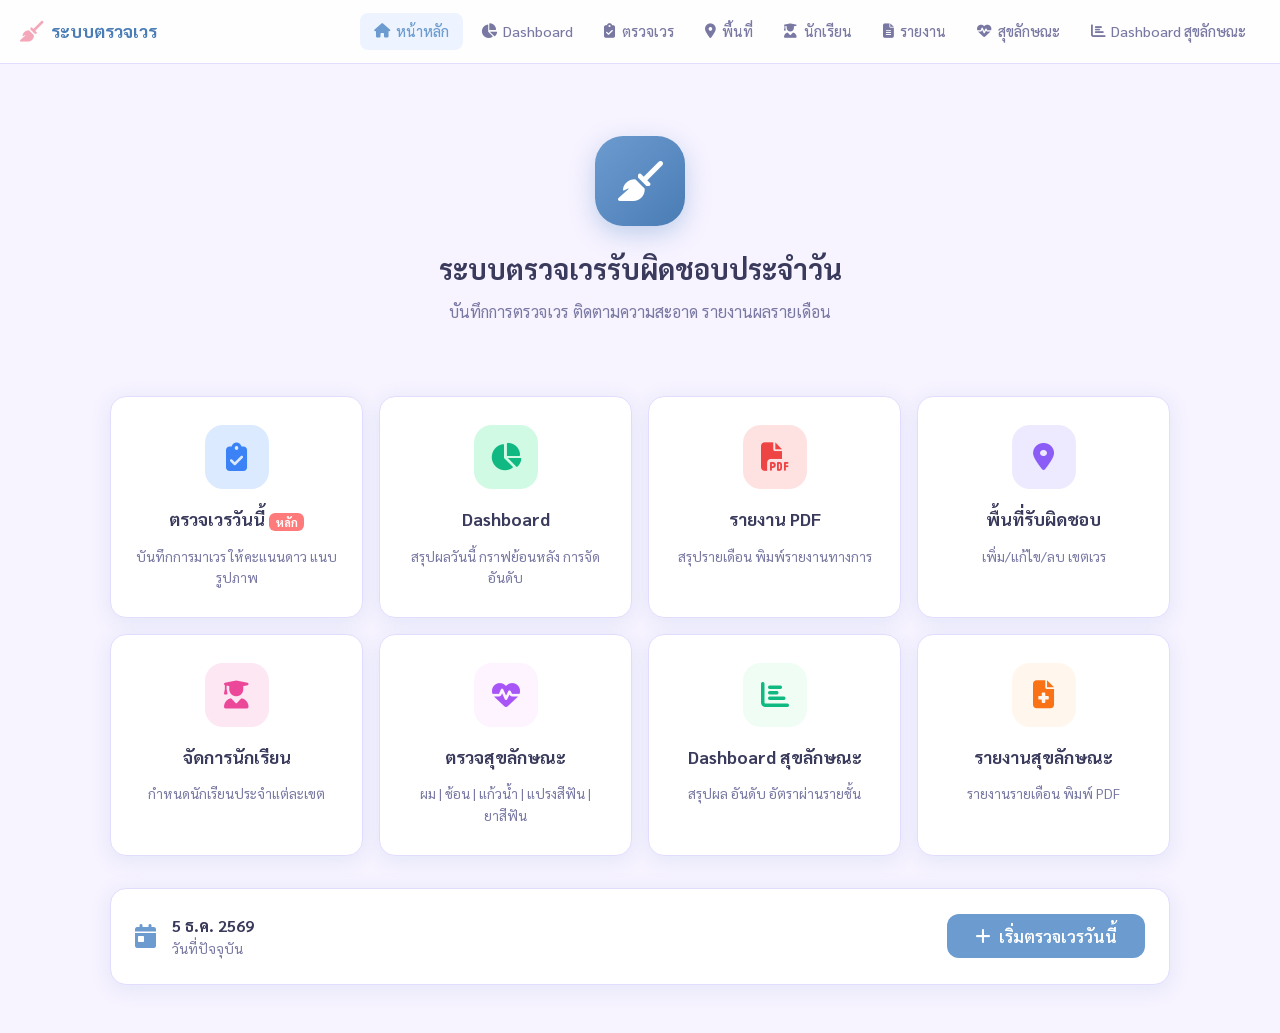
<file: index.html>
<!DOCTYPE html>
<html lang="th">
<head>
<meta charset="UTF-8">
<meta name="viewport" content="width=device-width, initial-scale=1.0">
<title>ระบบตรวจเวรรับผิดชอบ</title>
<link rel="stylesheet" href="assets/css/style.css">
<link rel="stylesheet" href="assets/css/print.css">
<link rel="stylesheet" href="https://cdnjs.cloudflare.com/ajax/libs/font-awesome/6.5.0/css/all.min.css">
<style>
.hero {
  text-align: center; padding: 3rem 1rem 2.5rem;
}
.hero-icon {
  width: 90px; height: 90px; border-radius: 28px;
  background: linear-gradient(135deg, var(--primary), var(--primary-dk));
  display: inline-flex; align-items: center; justify-content: center;
  font-size: 2.5rem; color: #fff; margin-bottom: 1.25rem;
  box-shadow: 0 8px 24px rgba(108,155,207,0.4);
}
.hero h1 { font-size: 1.75rem; font-weight: 700; color: var(--text); }
.hero p  { color: var(--text-lt); margin-top: 0.5rem; font-size: 1rem; }
.menu-grid {
  display: grid;
  grid-template-columns: repeat(auto-fit, minmax(220px, 1fr));
  gap: 1rem; margin-top: 2rem;
}
.menu-card {
  background: var(--card); border-radius: var(--radius);
  box-shadow: var(--shadow); border: 1px solid var(--border);
  padding: 1.75rem 1.5rem; text-align: center;
  text-decoration: none; color: var(--text);
  transition: transform 0.2s, box-shadow 0.2s;
  display: flex; flex-direction: column; align-items: center; gap: 0.75rem;
}
.menu-card:hover { transform: translateY(-5px); box-shadow: var(--shadow-md); }
.menu-card-icon {
  width: 64px; height: 64px; border-radius: 18px;
  display: flex; align-items: center; justify-content: center; font-size: 1.75rem;
  margin-bottom: 0.25rem;
}
.menu-card h3 { font-size: 1.1rem; font-weight: 700; }
.menu-card p  { font-size: 0.85rem; color: var(--text-lt); }
.tag-new {
  background: var(--danger); color: #fff; font-size: 0.7rem;
  padding: 0.1rem 0.4rem; border-radius: 6px; font-weight: 700;
}
</style>
</head>
<body>

<!-- NAVBAR -->
<nav class="navbar">
  <a href="index.html" class="navbar-brand">
    <i class="fas fa-broom"></i> ระบบตรวจเวร
  </a>
  <div class="navbar-spacer"></div>
  <div class="navbar-links">
    <a href="index.html"><i class="fas fa-home"></i> หน้าหลัก</a>
    <a href="dashboard.html"><i class="fas fa-chart-pie"></i> Dashboard</a>
    <a href="check.html"><i class="fas fa-clipboard-check"></i> ตรวจเวร</a>
    <a href="zones.html"><i class="fas fa-map-marker-alt"></i> พื้นที่</a>
    <a href="students.html"><i class="fas fa-user-graduate"></i> นักเรียน</a>
    <a href="report.html"><i class="fas fa-file-alt"></i> รายงาน</a>
    <a href="hygiene.html"><i class="fas fa-heartbeat"></i> สุขลักษณะ</a>
    <a href="hygiene-dashboard.html"><i class="fas fa-chart-bar"></i> Dashboard สุขลักษณะ</a>
  </div>
  <button class="navbar-hamburger no-print" id="hamburger-btn" aria-label="เมนู">
    <span></span><span></span><span></span>
  </button>
</nav>

<!-- MOBILE MENU -->
<div class="mobile-menu" id="mobile-menu">
  <a href="index.html"><i class="fas fa-home"></i> หน้าหลัก</a>
  <a href="dashboard.html"><i class="fas fa-chart-pie"></i> Dashboard</a>
  <a href="check.html"><i class="fas fa-clipboard-check"></i> ตรวจเวรประจำวัน</a>
  <a href="zones.html"><i class="fas fa-map-marker-alt"></i> จัดการพื้นที่เวร</a>
  <a href="students.html"><i class="fas fa-user-graduate"></i> จัดการนักเรียน</a>
  <a href="report.html"><i class="fas fa-file-alt"></i> รายงาน PDF</a>
  <a href="hygiene.html"><i class="fas fa-heartbeat"></i> ตรวจสุขลักษณะ</a>
  <a href="hygiene-dashboard.html"><i class="fas fa-chart-bar"></i> Dashboard สุขลักษณะ</a>
  <a href="hygiene-report.html"><i class="fas fa-file-medical"></i> รายงานสุขลักษณะ</a>
</div>

<div class="page-wrapper">
  <div class="container">
    <div class="hero fade-in">
      <div class="hero-icon"><i class="fas fa-broom"></i></div>
      <h1>ระบบตรวจเวรรับผิดชอบประจำวัน</h1>
      <p>บันทึกการตรวจเวร ติดตามความสะอาด รายงานผลรายเดือน</p>
    </div>

    <div class="menu-grid fade-in">
      <a href="check.html" class="menu-card">
        <div class="menu-card-icon" style="background:#DBEAFE; color:#3B82F6;">
          <i class="fas fa-clipboard-check"></i>
        </div>
        <h3>ตรวจเวรวันนี้ <span class="tag-new">หลัก</span></h3>
        <p>บันทึกการมาเวร ให้คะแนนดาว แนบรูปภาพ</p>
      </a>

      <a href="dashboard.html" class="menu-card">
        <div class="menu-card-icon" style="background:#D1FAE5; color:#10B981;">
          <i class="fas fa-chart-pie"></i>
        </div>
        <h3>Dashboard</h3>
        <p>สรุปผลวันนี้ กราฟย้อนหลัง การจัดอันดับ</p>
      </a>

      <a href="report.html" class="menu-card">
        <div class="menu-card-icon" style="background:#FEE2E2; color:#EF4444;">
          <i class="fas fa-file-pdf"></i>
        </div>
        <h3>รายงาน PDF</h3>
        <p>สรุปรายเดือน พิมพ์รายงานทางการ</p>
      </a>

      <a href="zones.html" class="menu-card">
        <div class="menu-card-icon" style="background:#EDE9FE; color:#8B5CF6;">
          <i class="fas fa-map-marker-alt"></i>
        </div>
        <h3>พื้นที่รับผิดชอบ</h3>
        <p>เพิ่ม/แก้ไข/ลบ เขตเวร</p>
      </a>

      <a href="students.html" class="menu-card">
        <div class="menu-card-icon" style="background:#FCE7F3; color:#EC4899;">
          <i class="fas fa-user-graduate"></i>
        </div>
        <h3>จัดการนักเรียน</h3>
        <p>กำหนดนักเรียนประจำแต่ละเขต</p>
      </a>

      <a href="hygiene.html" class="menu-card">
        <div class="menu-card-icon" style="background:#FDF4FF; color:#A855F7;">
          <i class="fas fa-heartbeat"></i>
        </div>
        <h3>ตรวจสุขลักษณะ</h3>
        <p>ผม | ช้อน | แก้วน้ำ | แปรงสีฟัน | ยาสีฟัน</p>
      </a>

      <a href="hygiene-dashboard.html" class="menu-card">
        <div class="menu-card-icon" style="background:#F0FDF4; color:#10B981;">
          <i class="fas fa-chart-bar"></i>
        </div>
        <h3>Dashboard สุขลักษณะ</h3>
        <p>สรุปผล อันดับ อัตราผ่านรายชั้น</p>
      </a>

      <a href="hygiene-report.html" class="menu-card">
        <div class="menu-card-icon" style="background:#FFF7ED; color:#F97316;">
          <i class="fas fa-file-medical"></i>
        </div>
        <h3>รายงานสุขลักษณะ</h3>
        <p>รายงานรายเดือน พิมพ์ PDF</p>
      </a>
    </div>

    <!-- Quick info bar -->
    <div class="card" style="margin-top:2rem;" id="quick-info">
      <div class="card-body" style="display:flex; align-items:center; gap:1rem; flex-wrap:wrap;">
        <i class="fas fa-calendar-day" style="color:var(--primary); font-size:1.5rem;"></i>
        <div>
          <div style="font-weight:700;" id="today-display">—</div>
          <div style="font-size:0.85rem; color:var(--text-lt);">วันที่ปัจจุบัน</div>
        </div>
        <div style="margin-left:auto;">
          <a href="check.html" class="btn btn-primary btn-lg">
            <i class="fas fa-plus"></i> เริ่มตรวจเวรวันนี้
          </a>
        </div>
      </div>
    </div>
  </div>
</div>

<script src="assets/js/api.js"></script>
<script src="assets/js/ui.js"></script>
<script>
  document.getElementById('today-display').textContent = formatThaiDate(todayISO());
</script>
</body>
</html>
</file>
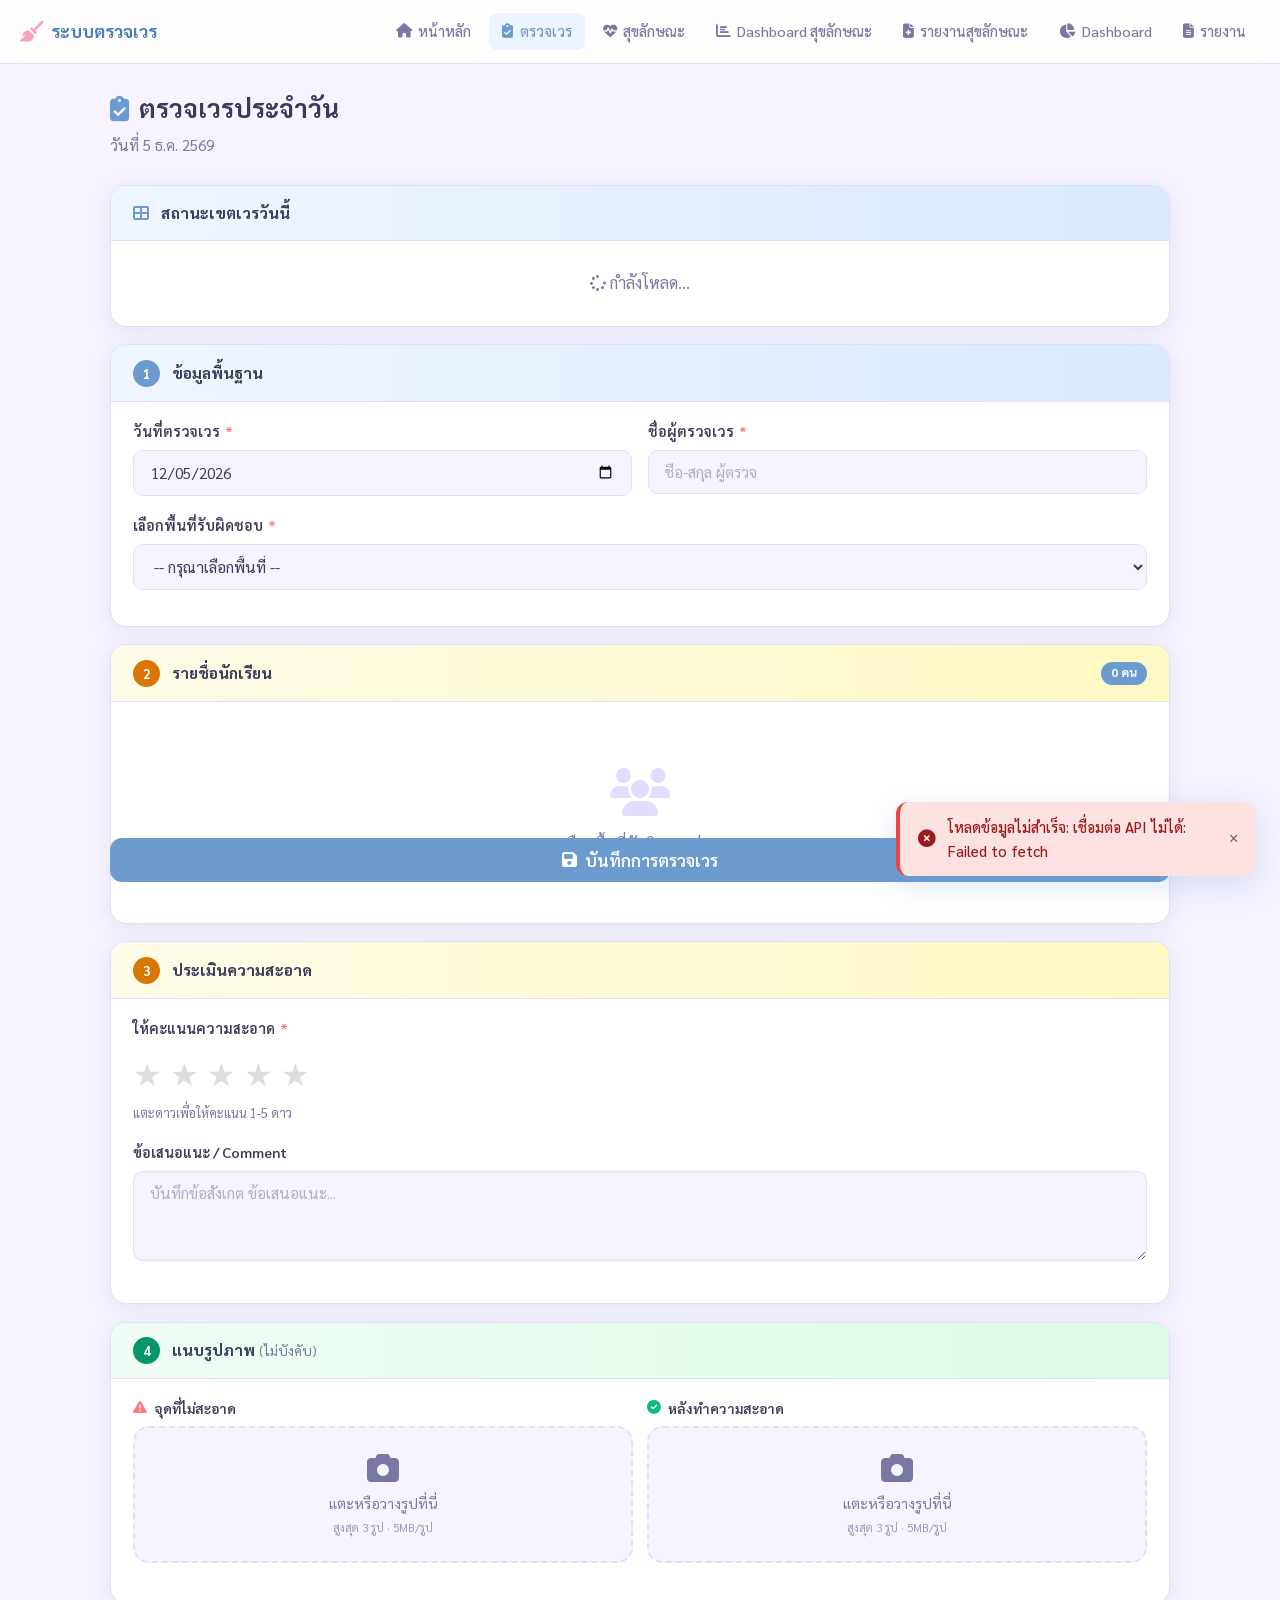
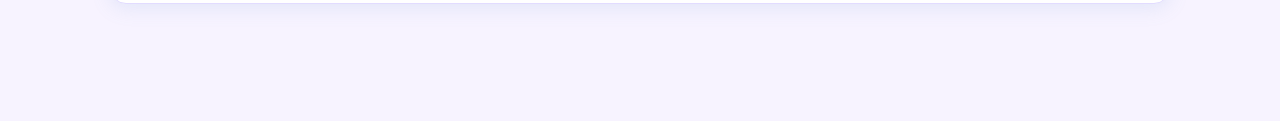
<file: check.html>
<!DOCTYPE html>
<html lang="th">
<head>
<meta charset="UTF-8">
<meta name="viewport" content="width=device-width, initial-scale=1.0">
<title>ตรวจเวรประจำวัน</title>
<link rel="stylesheet" href="assets/css/style.css">
<link rel="stylesheet" href="assets/css/print.css">
<link rel="stylesheet" href="https://cdnjs.cloudflare.com/ajax/libs/font-awesome/6.5.0/css/all.min.css">
<style>
/* ── Zone Status Board ─────────────────────────────────── */
.board-section-label {
  font-size: 0.75rem; font-weight: 700; letter-spacing: 0.07em;
  margin: 0 0 0.5rem; display: flex; align-items: center; gap: 0.4rem;
  color: var(--text-lt);
}
.zone-pill-grid { display: flex; flex-wrap: wrap; gap: 0.45rem; }
.zone-pill {
  display: inline-flex; align-items: center; gap: 0.4rem;
  padding: 0.45rem 0.9rem; border-radius: 99px; font-size: 0.87rem;
  font-weight: 600; cursor: pointer; border: 2px solid transparent;
  transition: all 0.18s; user-select: none; white-space: nowrap;
}
.zone-pill.pending {
  background: #FEF9C3; color: #92400E; border-color: #FCD34D;
}
.zone-pill.pending:hover { background: #FDE68A; transform: scale(1.04); }
.zone-pill.done {
  background: #D1FAE5; color: #065F46; border-color: #6EE7B7;
}
.zone-pill.done:hover { background: #A7F3D0; transform: scale(1.02); }
.zone-pill .pill-star { font-size: 0.78rem; }
.zone-divider {
  border: none; border-top: 1px dashed var(--border);
  margin: 0.85rem 0;
}

/* ── Form Panel ────────────────────────────────────────── */
.check-panel {
  background: var(--card); border-radius: var(--radius);
  box-shadow: var(--shadow); border: 1px solid var(--border);
  overflow: hidden; margin-bottom: 1.1rem;
}
.panel-header {
  padding: 0.9rem 1.4rem; display: flex; align-items: center; gap: 0.7rem;
  border-bottom: 1px solid var(--border);
}
.panel-header.blue   { background: linear-gradient(90deg,#EFF6FF,#DBEAFE); }
.panel-header.yellow { background: linear-gradient(90deg,#FEFCE8,#FEF9C3); }
.panel-header.green  { background: linear-gradient(90deg,#F0FDF4,#DCFCE7); }
.panel-num {
  width: 27px; height: 27px; border-radius: 50%;
  background: var(--primary); color: #fff;
  display: flex; align-items: center; justify-content: center;
  font-weight: 700; font-size: 0.82rem; flex-shrink: 0;
}
.panel-header h3 { font-size: 0.97rem; font-weight: 700; }
.panel-body { padding: 1.1rem 1.4rem; }

/* ── Attendance split sections ─────────────────────────── */
.att-section-label {
  font-size: 0.73rem; font-weight: 700; letter-spacing: 0.06em;
  padding: 0.25rem 0.7rem; border-radius: 6px;
  margin: 0.8rem 0 0.45rem;
  display: flex; align-items: center; gap: 0.4rem;
}
.att-section-label.pending { background: #FEF9C3; color: #92400E; }
.att-section-label.done    { background: #F1F5F9; color: #64748B; }
.att-count-badge {
  background: var(--primary); color: #fff;
  padding: 0.12rem 0.6rem; border-radius: 99px;
  font-size: 0.75rem; font-weight: 700; margin-left: auto;
}

/* ── Upload ────────────────────────────────────────────── */
.upload-grid { display: grid; grid-template-columns: 1fr 1fr; gap: 0.85rem; }
.upload-label {
  display: flex; align-items: center; gap: 0.45rem;
  font-weight: 600; font-size: 0.87rem; margin-bottom: 0.45rem;
}
.upload-label.problem i { color: var(--danger); }
.upload-label.result  i { color: #10B981; }
.upload-progress { margin-top: 0.75rem; display: none; }
.upload-progress.show { display: block; }
.upload-progress-bar {
  height: 8px; background: var(--border); border-radius: 99px; overflow: hidden;
}
.upload-progress-fill {
  height: 100%; background: var(--primary); border-radius: 99px;
  transition: width 0.35s; width: 0%;
}
.upload-progress-label {
  font-size: 0.8rem; color: var(--text-lt); margin-top: 0.3rem; text-align: center;
}
.upload-result-list {
  margin-top: 0.6rem; font-size: 0.82rem;
  display: flex; flex-direction: column; gap: 0.25rem;
}
.upload-result-item {
  display: flex; align-items: center; gap: 0.4rem; padding: 0.25rem 0;
}
.upload-result-item.ok   { color: #065F46; }
.upload-result-item.fail { color: #991B1B; }

/* ── Submit sticky ─────────────────────────────────────── */
#submit-btn {
  position: sticky; bottom: 1.1rem; z-index: 10;
  width: 100%; margin-top: 0.5rem;
}
</style>
</head>
<body>

<!-- NAVBAR -->
<nav class="navbar">
  <a href="index.html" class="navbar-brand"><i class="fas fa-broom"></i> ระบบตรวจเวร</a>
  <div class="navbar-spacer"></div>
  <div class="navbar-links">
    <a href="index.html"><i class="fas fa-home"></i> หน้าหลัก</a>
    <a href="check.html"><i class="fas fa-clipboard-check"></i> ตรวจเวร</a>
    <a href="hygiene.html"><i class="fas fa-heartbeat"></i> สุขลักษณะ</a>
    <a href="hygiene-dashboard.html"><i class="fas fa-chart-bar"></i> Dashboard สุขลักษณะ</a>
    <a href="hygiene-report.html"><i class="fas fa-file-medical"></i> รายงานสุขลักษณะ</a>
    <a href="dashboard.html"><i class="fas fa-chart-pie"></i> Dashboard</a>
    <a href="report.html"><i class="fas fa-file-alt"></i> รายงาน</a>
  </div>
  <button class="navbar-hamburger no-print" id="hamburger-btn"><span></span><span></span><span></span></button>
</nav>
<div class="mobile-menu" id="mobile-menu">
  <a href="index.html"><i class="fas fa-home"></i> หน้าหลัก</a>
  <a href="check.html"><i class="fas fa-clipboard-check"></i> ตรวจเวรความสะอาด</a>
  <a href="hygiene.html"><i class="fas fa-heartbeat"></i> ตรวจสุขลักษณะ</a>
  <a href="hygiene-dashboard.html"><i class="fas fa-chart-bar"></i> Dashboard สุขลักษณะ</a>
  <a href="hygiene-report.html"><i class="fas fa-file-medical"></i> รายงานสุขลักษณะ</a>
  <a href="dashboard.html"><i class="fas fa-chart-pie"></i> Dashboard ตรวจเวร</a>
  <a href="zones.html"><i class="fas fa-map-marker-alt"></i> จัดการพื้นที่เวร</a>
  <a href="students.html"><i class="fas fa-user-graduate"></i> จัดการนักเรียน</a>
  <a href="report.html"><i class="fas fa-file-alt"></i> รายงาน PDF</a>
</div>

<div class="page-wrapper">
<div class="container">

  <!-- PAGE HEADER -->
  <div class="page-header">
    <div class="page-title"><i class="fas fa-clipboard-check"></i> ตรวจเวรประจำวัน</div>
    <div class="page-subtitle" id="today-sub">—</div>
  </div>

  <!-- ══ ZONE STATUS BOARD ═════════════════════════════════════ -->
  <div class="check-panel">
    <div class="panel-header blue">
      <i class="fas fa-th-large" style="color:var(--primary);"></i>
      <h3>สถานะเขตเวรวันนี้</h3>
      <span id="board-summary" style="margin-left:auto; font-size:0.82rem; color:var(--text-lt);"></span>
    </div>
    <div class="panel-body" id="zone-board-body">
      <div style="text-align:center; color:var(--text-lt); padding:0.75rem 0;">
        <i class="fas fa-spinner fa-spin"></i> กำลังโหลด...
      </div>
    </div>
  </div>

  <!-- ══ STEP 1: ข้อมูลพื้นฐาน ═══════════════════════════════ -->
  <div class="check-panel">
    <div class="panel-header blue">
      <div class="panel-num">1</div>
      <h3>ข้อมูลพื้นฐาน</h3>
    </div>
    <div class="panel-body">
      <div class="form-row">
        <div class="form-group">
          <label class="form-label">วันที่ตรวจเวร <span class="req">*</span></label>
          <input type="date" class="form-control" id="check-date">
        </div>
        <div class="form-group">
          <label class="form-label">ชื่อผู้ตรวจเวร <span class="req">*</span></label>
          <input type="text" class="form-control" id="inspector-name" placeholder="ชื่อ-สกุล ผู้ตรวจ">
        </div>
      </div>
      <div class="form-group">
        <label class="form-label">เลือกพื้นที่รับผิดชอบ <span class="req">*</span></label>
        <select class="form-control" id="zone-select">
          <option value="">-- กรุณาเลือกพื้นที่ --</option>
        </select>
      </div>
    </div>
  </div>

  <!-- ══ STEP 2: รายชื่อนักเรียน ════════════════════════════ -->
  <div class="check-panel">
    <div class="panel-header yellow">
      <div class="panel-num" style="background:#D97706;">2</div>
      <h3>รายชื่อนักเรียน</h3>
      <span class="att-count-badge" id="att-count">0 คน</span>
    </div>
    <div class="panel-body" id="student-list-wrap">
      <div class="empty-state">
        <i class="fas fa-users"></i>
        <p>เลือกพื้นที่รับผิดชอบก่อน</p>
      </div>
    </div>
  </div>

  <!-- ══ STEP 3: ประเมินดาว ══════════════════════════════════ -->
  <div class="check-panel">
    <div class="panel-header yellow">
      <div class="panel-num" style="background:#D97706;">3</div>
      <h3>ประเมินความสะอาด</h3>
    </div>
    <div class="panel-body">
      <div class="form-group">
        <label class="form-label">ให้คะแนนความสะอาด <span class="req">*</span></label>
        <div class="star-group" id="star-container"></div>
        <input type="hidden" id="star-value" value="0">
        <div class="form-hint">แตะดาวเพื่อให้คะแนน 1-5 ดาว</div>
      </div>
      <div class="form-group">
        <label class="form-label">ข้อเสนอแนะ / Comment</label>
        <textarea class="form-control" id="check-comment" placeholder="บันทึกข้อสังเกต ข้อเสนอแนะ..."></textarea>
      </div>
    </div>
  </div>

  <!-- ══ STEP 4: รูปภาพ ══════════════════════════════════════ -->
  <div class="check-panel">
    <div class="panel-header green">
      <div class="panel-num" style="background:#059669;">4</div>
      <h3>แนบรูปภาพ <span style="font-weight:400; font-size:0.85rem; color:var(--text-lt);">(ไม่บังคับ)</span></h3>
    </div>
    <div class="panel-body">
      <div class="upload-grid">
        <div>
          <div class="upload-label problem">
            <i class="fas fa-exclamation-triangle"></i> จุดที่ไม่สะอาด
          </div>
          <div class="upload-zone" id="drop-problem">
            <i class="fas fa-camera"></i>
            <p>แตะหรือวางรูปที่นี่<br><small style="opacity:.7;">สูงสุด 3 รูป · 5MB/รูป</small></p>
          </div>
          <div class="photo-preview-grid" id="preview-problem"></div>
          <input type="file" id="input-problem" accept="image/*" multiple style="display:none">
        </div>
        <div>
          <div class="upload-label result">
            <i class="fas fa-check-circle"></i> หลังทำความสะอาด
          </div>
          <div class="upload-zone" id="drop-result">
            <i class="fas fa-camera"></i>
            <p>แตะหรือวางรูปที่นี่<br><small style="opacity:.7;">สูงสุด 3 รูป · 5MB/รูป</small></p>
          </div>
          <div class="photo-preview-grid" id="preview-result"></div>
          <input type="file" id="input-result" accept="image/*" multiple style="display:none">
        </div>
      </div>

      <!-- Progress bar -->
      <div class="upload-progress" id="upload-progress">
        <div class="upload-progress-bar">
          <div class="upload-progress-fill" id="upload-progress-fill"></div>
        </div>
        <div class="upload-progress-label" id="upload-progress-label">กำลังอัปโหลด...</div>
      </div>

      <!-- Upload results -->
      <div class="upload-result-list" id="upload-result-list"></div>
    </div>
  </div>

  <!-- SUBMIT -->
  <button class="btn btn-primary btn-lg" id="submit-btn" onclick="submitCheck()">
    <i class="fas fa-save"></i> บันทึกการตรวจเวร
  </button>

</div>
</div>

<script src="assets/js/api.js"></script>
<script src="assets/js/ui.js"></script>
<script src="assets/js/check.js"></script>
</body>
</html>
</file>
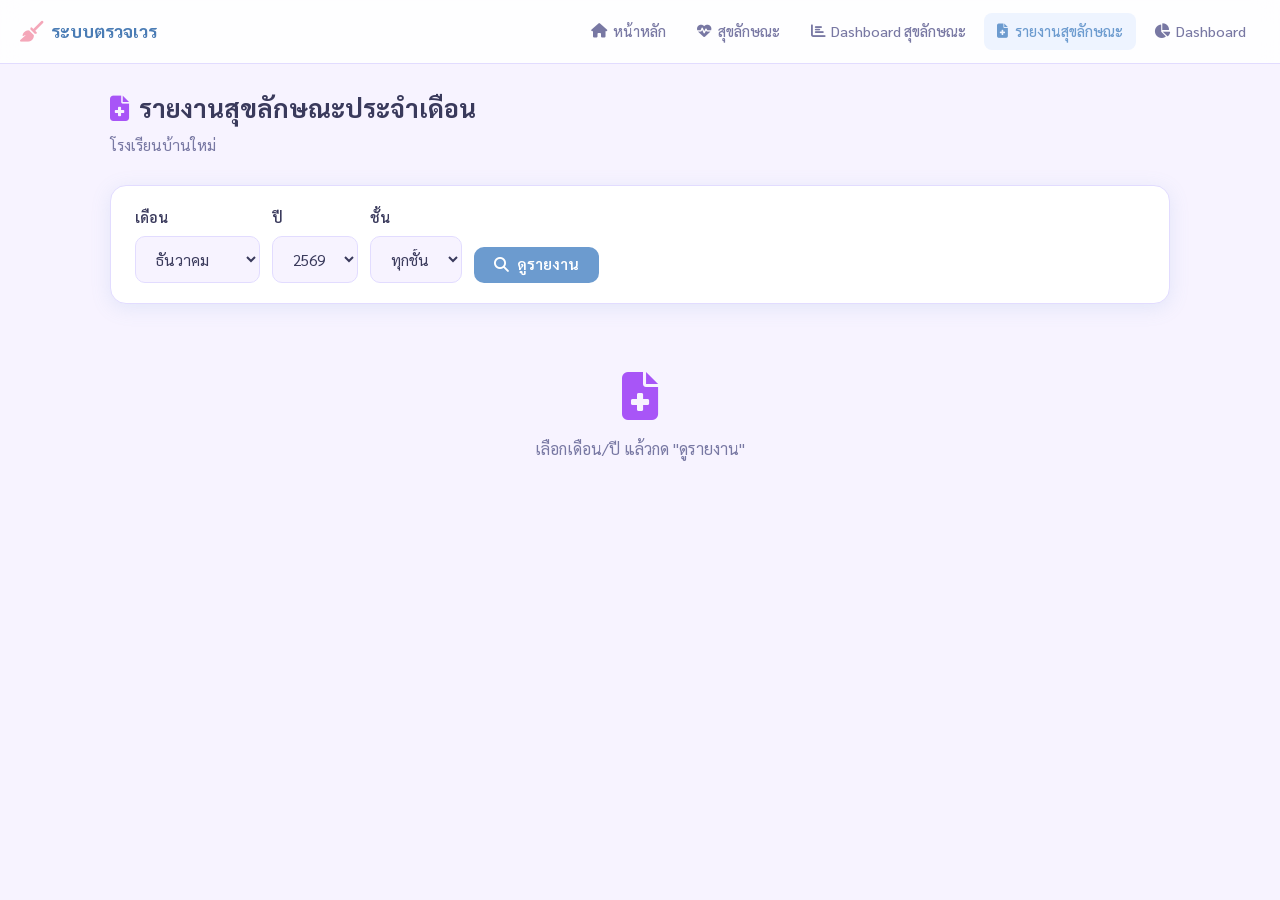
<file: hygiene-report.html>
<!DOCTYPE html>
<html lang="th">
<head>
<meta charset="UTF-8">
<meta name="viewport" content="width=device-width, initial-scale=1.0">
<title>รายงานสุขลักษณะ</title>
<link rel="stylesheet" href="assets/css/style.css">
<link rel="stylesheet" href="assets/css/print.css">
<link rel="stylesheet" href="https://cdnjs.cloudflare.com/ajax/libs/font-awesome/6.5.0/css/all.min.css">
<style>
.pass-cell { text-align:center; font-size:1rem; }
.score-wrap { display:flex; align-items:center; gap:0.4rem; }
.score-num  { font-weight:700; min-width:28px; text-align:right; font-size:0.9rem; }
#print-area { display:none; }
@media print {
  body * { visibility:hidden; }
  #print-area, #print-area * { visibility:visible; }
  #print-area { display:block !important; position:fixed; top:0; left:0; width:100%;
    font-family:'THSarabunNew','Sarabun',sans-serif; font-size:15pt; color:#000; }
  @page { size:A4 portrait; margin:1.5cm 1.5cm 2cm 2cm; }
}
.pr-doc  { font-family:'THSarabunNew','Sarabun',sans-serif; font-size:15pt; color:#000; }
.pr-hdr  { text-align:center; border-bottom:2px solid #000; padding-bottom:0.3cm; margin-bottom:0.45cm; }
.pr-school{ font-size:18pt; font-weight:bold; }
.pr-sys  { font-size:13pt; color:#444; }
.pr-ttl  { font-size:20pt; font-weight:bold; margin:0.1cm 0; }
.pr-sub  { font-size:15pt; }
.pr-tbl  { width:100%; border-collapse:collapse; font-size:13pt; margin-bottom:0.35cm; }
.pr-tbl th{ background:#333; color:#fff; padding:0.13cm 0.2cm; border:1px solid #000; text-align:center; font-size:13pt; }
.pr-tbl td{ padding:0.11cm 0.18cm; border:1px solid #000; }
.pr-tbl tr:nth-child(even) td { background:#f5f5f5; }
.pr-c { text-align:center; }
.pr-sig { display:grid; grid-template-columns:repeat(3,1fr); gap:0.8cm; margin-top:0.9cm; }
.pr-sb  { text-align:center; }
.pr-sl  { border-bottom:1px solid #000; margin:1.1cm 0.4cm 0.15cm; }
.pr-sr  { font-weight:bold; font-size:13pt; }
.pr-sn  { font-size:12pt; color:#333; }
.pr-ft  { text-align:right; font-size:11pt; color:#555; margin-top:0.4cm; }
.pr-box { border:1.5px solid #000; padding:0.25cm 0.4cm; margin-bottom:0.35cm; }
.pr-br  { display:flex; justify-content:space-between; padding:0.07cm 0; border-bottom:1px dotted #ccc; font-size:14pt; }
.pr-br:last-child { border-bottom:none; }
</style>
</head>
<body>

<nav class="navbar">
  <a href="index.html" class="navbar-brand"><i class="fas fa-broom"></i> ระบบตรวจเวร</a>
  <div class="navbar-spacer"></div>
  <div class="navbar-links">
    <a href="index.html"><i class="fas fa-home"></i> หน้าหลัก</a>
    <a href="hygiene.html"><i class="fas fa-heartbeat"></i> สุขลักษณะ</a>
    <a href="hygiene-dashboard.html"><i class="fas fa-chart-bar"></i> Dashboard สุขลักษณะ</a>
    <a href="hygiene-report.html"><i class="fas fa-file-medical"></i> รายงานสุขลักษณะ</a>
    <a href="dashboard.html"><i class="fas fa-chart-pie"></i> Dashboard</a>
  </div>
  <button class="navbar-hamburger no-print" id="hamburger-btn"><span></span><span></span><span></span></button>
</nav>
<div class="mobile-menu" id="mobile-menu">
  <a href="index.html"><i class="fas fa-home"></i> หน้าหลัก</a>
  <a href="hygiene.html"><i class="fas fa-heartbeat"></i> ตรวจสุขลักษณะ</a>
  <a href="hygiene-dashboard.html"><i class="fas fa-chart-bar"></i> Dashboard สุขลักษณะ</a>
  <a href="hygiene-report.html"><i class="fas fa-file-medical"></i> รายงานสุขลักษณะ</a>
  <a href="dashboard.html"><i class="fas fa-chart-pie"></i> Dashboard ตรวจเวร</a>
  <a href="report.html"><i class="fas fa-file-alt"></i> รายงาน PDF</a>
</div>

<div class="page-wrapper">
<div class="container">

  <div class="page-header">
    <div class="page-title"><i class="fas fa-file-medical" style="color:#A855F7;"></i> รายงานสุขลักษณะประจำเดือน</div>
    <div class="page-subtitle">โรงเรียนบ้านใหม่</div>
  </div>

  <!-- FILTER -->
  <div class="card" style="padding:1.25rem 1.5rem; margin-bottom:1.25rem;" class="no-print">
    <div style="display:flex; gap:0.75rem; flex-wrap:wrap; align-items:flex-end;">
      <div class="form-group" style="margin:0; max-width:160px;">
        <label class="form-label">เดือน</label>
        <select class="form-control" id="sel-month"></select>
      </div>
      <div class="form-group" style="margin:0; max-width:120px;">
        <label class="form-label">ปี</label>
        <select class="form-control" id="sel-year"></select>
      </div>
      <div class="form-group" style="margin:0; max-width:140px;">
        <label class="form-label">ชั้น</label>
        <select class="form-control" id="sel-class">
          <option value="all">ทุกชั้น</option>
          <option value="1">ป.1</option><option value="2">ป.2</option>
          <option value="3">ป.3</option><option value="4">ป.4</option>
          <option value="5">ป.5</option><option value="6">ป.6</option>
        </select>
      </div>
      <div style="display:flex; gap:0.5rem; align-self:flex-end;">
        <button class="btn btn-primary" onclick="loadReport()">
          <i class="fas fa-search"></i> ดูรายงาน
        </button>
        <button class="btn btn-danger" id="btn-pdf" onclick="printReport()" style="display:none;">
          <i class="fas fa-file-pdf"></i> PDF
        </button>
      </div>
    </div>
  </div>

  <!-- STATS -->
  <div class="stats-grid" id="rpt-stats" style="display:none; margin-bottom:1.25rem;"></div>

  <!-- TABLE -->
  <div class="card" id="rpt-card" style="display:none;">
    <div class="card-header" style="background:linear-gradient(135deg,#FAF5FF,#EDE9FE);">
      <i class="fas fa-heartbeat" style="color:#A855F7;"></i>
      <h3 id="rpt-title">ผลการตรวจสุขลักษณะ</h3>
    </div>
    <div class="card-body" style="padding:0;">
      <div class="table-wrap">
        <table>
          <thead>
            <tr>
              <th>#</th><th>ชื่อ-สกุล</th><th>ชั้น/ห้อง</th>
              <th style="text-align:center;">🪮 ผม</th>
              <th style="text-align:center;">🥄 ช้อน</th>
              <th style="text-align:center;">🥤 แก้วน้ำ</th>
              <th style="text-align:center;">🪥 แปรง</th>
              <th style="text-align:center;">🪥 ยาสีฟัน</th>
              <th style="text-align:center;">คะแนน</th>
              <th>หมายเหตุ</th>
            </tr>
          </thead>
          <tbody id="rpt-tbody"></tbody>
        </table>
      </div>
    </div>
  </div>

  <div id="rpt-empty" class="empty-state">
    <i class="fas fa-file-medical" style="color:#A855F7;"></i>
    <p>เลือกเดือน/ปี แล้วกด "ดูรายงาน"</p>
  </div>

</div>
</div>

<div id="print-area"></div>

<script src="assets/js/api.js"></script>
<script src="assets/js/ui.js"></script>
<script>
const THAI_M = ['','มกราคม','กุมภาพันธ์','มีนาคม','เมษายน','พฤษภาคม','มิถุนายน',
  'กรกฎาคม','สิงหาคม','กันยายน','ตุลาคม','พฤศจิกายน','ธันวาคม'];

let reportData = null;

document.addEventListener('DOMContentLoaded', () => {
  const now=new Date(), selM=document.getElementById('sel-month'), selY=document.getElementById('sel-year');
  THAI_M.slice(1).forEach((n,i)=>{ const o=document.createElement('option'); o.value=i+1; o.textContent=n;
    if(i+1===now.getMonth()+1) o.selected=true; selM.appendChild(o); });
  for(let y=now.getFullYear();y>=now.getFullYear()-3;y--){ const o=document.createElement('option');
    o.value=y; o.textContent=y+543; if(y===now.getFullYear()) o.selected=true; selY.appendChild(o); }
});

function pc(v){ return v?'<span style="color:#065F46;font-size:1rem;">✅</span>':'<span style="color:#991B1B;font-size:1rem;">❌</span>'; }

async function loadReport() {
  const month=parseInt(document.getElementById('sel-month').value);
  const year=parseInt(document.getElementById('sel-year').value);
  const cls=document.getElementById('sel-class').value;
  Loading.show('กำลังโหลด...');
  try {
    reportData = await HygieneAPI.getReport(month, year);
    if (cls !== 'all') {
      reportData._filtered = reportData.student_summary.filter(r => String(r.class) === cls);
      reportData._class    = cls;
    } else {
      reportData._filtered = reportData.student_summary;
      reportData._class    = 'all';
    }
    renderReport(reportData);
    document.getElementById('btn-pdf').style.display = '';
  } catch(e) { Toast.error('โหลดไม่สำเร็จ: '+e.message); }
  finally { Loading.hide(); }
}

function renderReport(d) {
  const list   = d._filtered;
  const period = `${THAI_M[d.month]} ${d.year+543}`;
  const clsLabel = d._class === 'all' ? 'ทุกชั้น' : `ป.${d._class}`;

  document.getElementById('rpt-empty').style.display = 'none';
  document.getElementById('rpt-stats').style.display = '';
  document.getElementById('rpt-card').style.display  = '';
  document.getElementById('rpt-title').textContent   = `ผลการตรวจสุขลักษณะ — ${period} (${clsLabel})`;

  const checked  = list.filter(r=>r.checked);
  const passAll  = list.filter(r=>r.score===5).length;

  document.getElementById('rpt-stats').innerHTML = `
    <div class="stat-card"><div class="stat-icon blue"><i class="fas fa-users"></i></div>
      <div><div class="stat-value">${list.length}</div><div class="stat-label">นักเรียน${clsLabel}</div></div></div>
    <div class="stat-card"><div class="stat-icon green"><i class="fas fa-clipboard-check"></i></div>
      <div><div class="stat-value">${checked.length}</div><div class="stat-label">ได้รับการตรวจ</div></div></div>
    <div class="stat-card"><div class="stat-icon yellow"><i class="fas fa-star"></i></div>
      <div><div class="stat-value">${passAll}</div><div class="stat-label">ผ่านทุกรายการ</div></div></div>
    <div class="stat-card"><div class="stat-icon purple"><i class="fas fa-calendar-alt"></i></div>
      <div><div class="stat-value">${d.check_dates.length}</div><div class="stat-label">วันที่ตรวจ</div></div></div>`;

  document.getElementById('rpt-tbody').innerHTML = list.map((r,i)=>`
    <tr style="${!r.checked?'opacity:0.45;':''}">
      <td>${i+1}</td>
      <td style="font-weight:700;">${r.fullname}${!r.checked?' <span style="font-size:0.73rem;color:var(--text-lt);">(ยังไม่ตรวจ)</span>':''}</td>
      <td>ป.${r.class}/${r.room}</td>
      <td class="pass-cell">${r.checked?pc(r.haircut):'—'}</td>
      <td class="pass-cell">${r.checked?pc(r.spoon):'—'}</td>
      <td class="pass-cell">${r.checked?pc(r.glass):'—'}</td>
      <td class="pass-cell">${r.checked?pc(r.toothbrush):'—'}</td>
      <td class="pass-cell">${r.checked?pc(r.toothpaste):'—'}</td>
      <td>${r.checked?`<div class="score-wrap">
        <div class="progress-bar" style="flex:1;min-width:45px;">
          <div class="progress-fill ${r.score===5?'green':r.score<3?'red':''}" style="width:${r.score/5*100}%"></div>
        </div>
        <span class="score-num">${r.score}/5</span></div>`:'—'}</td>
      <td style="font-size:0.8rem;color:var(--text-lt);">${r.note||''}</td>
    </tr>`).join('');
}

function printReport() {
  if (!reportData) return;
  const d      = reportData;
  const list   = d._filtered;
  const period = `${THAI_M[d.month]} ${d.year+543}`;
  const clsLabel = d._class==='all'?'ทุกชั้น':`ป.${d._class}`;
  const checked  = list.filter(r=>r.checked);
  const passAll  = list.filter(r=>r.score===5).length;
  const fs       = d.fail_stats;

  const html = `<div class="pr-doc">
    <div class="pr-hdr">
      <div class="pr-school">โรงเรียนบ้านใหม่</div>
      <div class="pr-sys">ระบบตรวจเวรรับผิดชอบประจำวัน</div>
      <div class="pr-ttl">รายงานผลการตรวจสุขลักษณะนักเรียน</div>
      <div class="pr-sub">ประจำเดือน ${period} &nbsp;|&nbsp; ${clsLabel}</div>
    </div>

    <div class="pr-box">
      <div style="font-weight:bold;font-size:15pt;margin-bottom:0.15cm;">สรุปภาพรวม</div>
      <div class="pr-br"><span style="font-weight:bold;">นักเรียนทั้งหมด</span><span>${list.length} คน</span></div>
      <div class="pr-br"><span style="font-weight:bold;">ได้รับการตรวจ</span><span>${checked.length} คน</span></div>
      <div class="pr-br"><span style="font-weight:bold;">ผ่านทุกรายการ (5/5)</span><span>${passAll} คน</span></div>
      <div class="pr-br"><span style="font-weight:bold;">วันที่ตรวจ</span><span>${d.check_dates.map(formatThaiDate).join(', ')||'—'}</span></div>
      <div style="font-size:13pt;color:#555;margin-top:0.15cm;">
        รายการไม่ผ่าน: ผม ${fs.haircut} | ช้อน ${fs.spoon} | แก้วน้ำ ${fs.glass} | แปรงสีฟัน ${fs.toothbrush} | ยาสีฟัน ${fs.toothpaste}
      </div>
    </div>

    <table class="pr-tbl">
      <thead><tr>
        <th style="width:5%;">ที่</th>
        <th style="width:30%;">ชื่อ-สกุล</th>
        <th style="width:10%;">ชั้น/ห้อง</th>
        <th style="width:9%;">🪮 ผม</th>
        <th style="width:9%;">🥄 ช้อน</th>
        <th style="width:9%;">🥤 แก้วน้ำ</th>
        <th style="width:9%;">🪥 แปรง</th>
        <th style="width:9%;">🪥 ยาสีฟัน</th>
        <th style="width:10%;">คะแนน</th>
      </tr></thead>
      <tbody>
        ${list.map((r,i)=>`<tr>
          <td class="pr-c">${i+1}</td>
          <td>${r.fullname}${!r.checked?' (ยังไม่ตรวจ)':''}</td>
          <td class="pr-c">ป.${r.class}/${r.room}</td>
          <td class="pr-c">${!r.checked?'—':r.haircut?'✅':'❌'}</td>
          <td class="pr-c">${!r.checked?'—':r.spoon?'✅':'❌'}</td>
          <td class="pr-c">${!r.checked?'—':r.glass?'✅':'❌'}</td>
          <td class="pr-c">${!r.checked?'—':r.toothbrush?'✅':'❌'}</td>
          <td class="pr-c">${!r.checked?'—':r.toothpaste?'✅':'❌'}</td>
          <td class="pr-c" style="font-weight:bold;">${r.checked?r.score+'/5':'—'}</td>
        </tr>`).join('')}
      </tbody>
    </table>

    <div class="pr-sig">
      <div class="pr-sb"><div class="pr-sl"></div><div class="pr-sr">ผู้ตรวจ</div>
        <div class="pr-sn">(________________)</div><div class="pr-sn">วันที่ .............</div></div>
      <div class="pr-sb"><div class="pr-sl"></div><div class="pr-sr">หัวหน้าฝ่ายปกครอง</div>
        <div class="pr-sn">(________________)</div><div class="pr-sn">วันที่ .............</div></div>
      <div class="pr-sb"><div class="pr-sl"></div><div class="pr-sr">ผู้อำนวยการโรงเรียน</div>
        <div class="pr-sn">(________________)</div><div class="pr-sn">วันที่ .............</div></div>
    </div>
    <div class="pr-ft">พิมพ์เมื่อ ${formatThaiDate(todayISO())}</div>
  </div>`;

  const area = document.getElementById('print-area');
  area.innerHTML = html;
  setTimeout(()=>{ window.print(); setTimeout(()=>{ area.innerHTML=''; },800); },300);
}
</script>
</body>
</html>
</file>
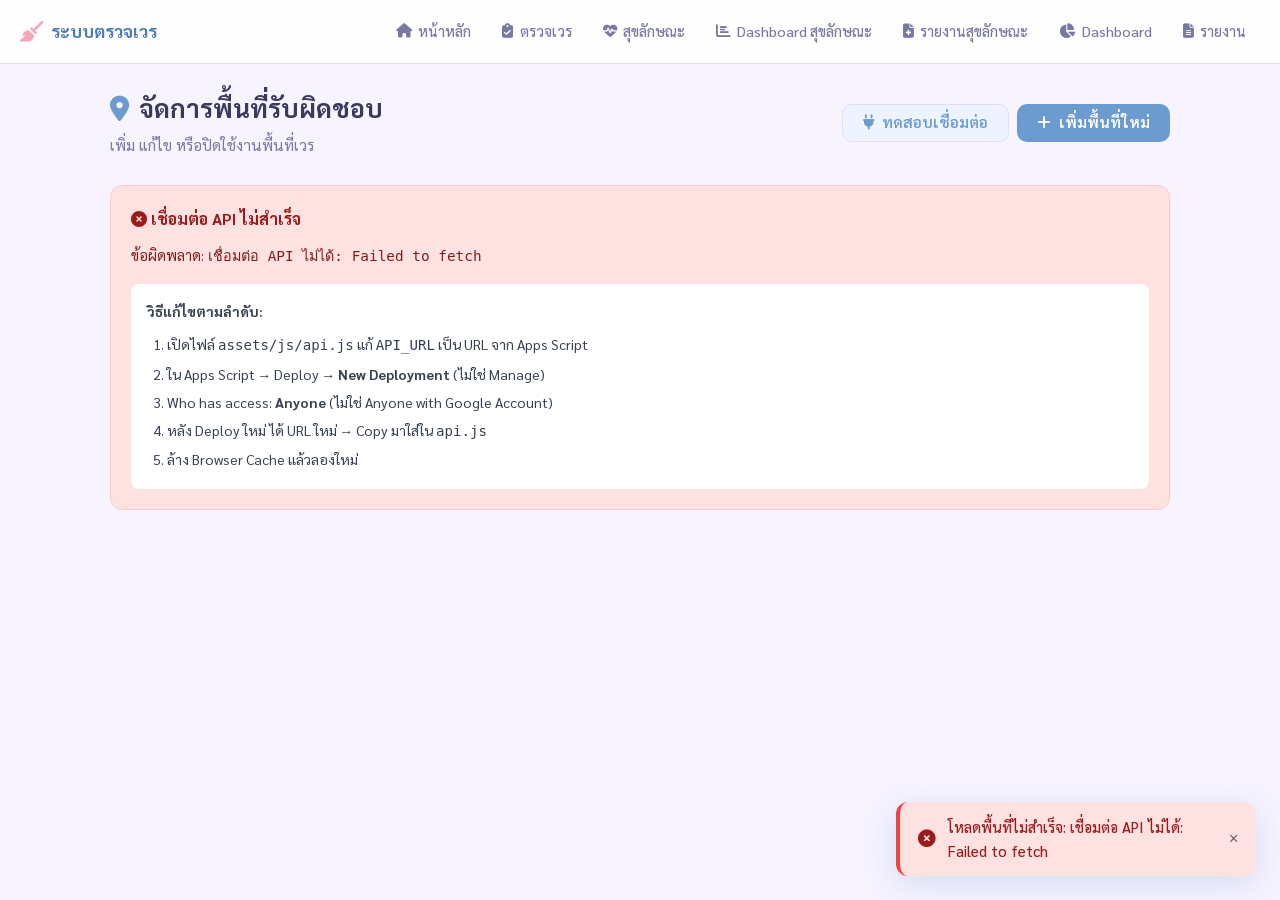
<file: zones.html>
<!DOCTYPE html>
<html lang="th">
<head>
<meta charset="UTF-8">
<meta name="viewport" content="width=device-width, initial-scale=1.0">
<title>จัดการพื้นที่เวร</title>
<link rel="stylesheet" href="assets/css/style.css">
<link rel="stylesheet" href="assets/css/print.css">
<link rel="stylesheet" href="https://cdnjs.cloudflare.com/ajax/libs/font-awesome/6.5.0/css/all.min.css">
<style>
.zones-grid { display: grid; grid-template-columns: repeat(auto-fill, minmax(240px, 1fr)); gap: 1rem; }
</style>
</head>
<body>

<nav class="navbar">
  <a href="index.html" class="navbar-brand"><i class="fas fa-broom"></i> ระบบตรวจเวร</a>
  <div class="navbar-spacer"></div>
  <div class="navbar-links">
    <a href="index.html"><i class="fas fa-home"></i> หน้าหลัก</a>
    <a href="check.html"><i class="fas fa-clipboard-check"></i> ตรวจเวร</a>
    <a href="hygiene.html"><i class="fas fa-heartbeat"></i> สุขลักษณะ</a>
    <a href="hygiene-dashboard.html"><i class="fas fa-chart-bar"></i> Dashboard สุขลักษณะ</a>
    <a href="hygiene-report.html"><i class="fas fa-file-medical"></i> รายงานสุขลักษณะ</a>
    <a href="dashboard.html"><i class="fas fa-chart-pie"></i> Dashboard</a>
    <a href="report.html"><i class="fas fa-file-alt"></i> รายงาน</a>
  </div>
  <button class="navbar-hamburger no-print" id="hamburger-btn"><span></span><span></span><span></span></button>
</nav>
<div class="mobile-menu" id="mobile-menu">
  <a href="index.html"><i class="fas fa-home"></i> หน้าหลัก</a>
  <a href="check.html"><i class="fas fa-clipboard-check"></i> ตรวจเวรความสะอาด</a>
  <a href="hygiene.html"><i class="fas fa-heartbeat"></i> ตรวจสุขลักษณะ</a>
  <a href="hygiene-dashboard.html"><i class="fas fa-chart-bar"></i> Dashboard สุขลักษณะ</a>
  <a href="hygiene-report.html"><i class="fas fa-file-medical"></i> รายงานสุขลักษณะ</a>
  <a href="dashboard.html"><i class="fas fa-chart-pie"></i> Dashboard ตรวจเวร</a>
  <a href="zones.html"><i class="fas fa-map-marker-alt"></i> จัดการพื้นที่เวร</a>
  <a href="students.html"><i class="fas fa-user-graduate"></i> จัดการนักเรียน</a>
  <a href="report.html"><i class="fas fa-file-alt"></i> รายงาน PDF</a>
</div>

<div class="page-wrapper">
<div class="container">

  <div class="page-header" style="display:flex; align-items:center; gap:1rem; flex-wrap:wrap;">
    <div>
      <div class="page-title"><i class="fas fa-map-marker-alt"></i> จัดการพื้นที่รับผิดชอบ</div>
      <div class="page-subtitle">เพิ่ม แก้ไข หรือปิดใช้งานพื้นที่เวร</div>
    </div>
    <div style="margin-left:auto; display:flex; gap:0.5rem; flex-wrap:wrap;">
      <button class="btn btn-secondary" onclick="testConnection()">
        <i class="fas fa-plug"></i> ทดสอบเชื่อมต่อ
      </button>
      <button class="btn btn-primary" onclick="openAddModal()">
        <i class="fas fa-plus"></i> เพิ่มพื้นที่ใหม่
      </button>
    </div>
  </div>

  <!-- API Status Bar -->
  <div id="api-status-bar" style="
      background:#FEF9C3; border:1px solid #FCD34D; border-radius:10px;
      padding:0.75rem 1rem; margin-bottom:1rem; font-size:0.88rem; display:none;">
    <strong><i class="fas fa-exclamation-triangle" style="color:#F59E0B;"></i> ยังไม่ได้ตั้งค่า API URL</strong>
    <div style="margin-top:0.35rem; color:#92400E;">
      กรุณาแก้ไข <code>assets/js/api.js</code> บรรทัดแรก → ใส่ URL จาก Apps Script Web App
    </div>
    <code id="api-url-display" style="display:block; margin-top:0.35rem; color:#374151; word-break:break-all;"></code>
  </div>

  <div class="zones-grid" id="zones-grid">
    <div class="empty-state"><i class="fas fa-spinner fa-spin"></i><p>กำลังโหลด...</p></div>
  </div>

</div>
</div>

<!-- ADD/EDIT MODAL -->
<div class="modal-overlay" id="zone-modal">
  <div class="modal">
    <div class="modal-header">
      <h4 id="modal-title">เพิ่มพื้นที่ใหม่</h4>
      <button class="modal-close" onclick="closeModal('zone-modal')">×</button>
    </div>
    <div class="modal-body">
      <input type="hidden" id="zone-id-input">
      <div class="form-group">
        <label class="form-label">ชื่อพื้นที่ <span class="req">*</span></label>
        <input type="text" class="form-control" id="zone-name-input" placeholder="เช่น หน้าเสาธง, โรงอาหาร">
      </div>
      <div class="form-group">
        <label class="toggle-wrap">
          <input type="checkbox" id="zone-active-input" checked>
          <span class="toggle-slider"></span>
          <span>เปิดใช้งาน (Active)</span>
        </label>
      </div>
    </div>
    <div class="modal-footer">
      <button class="btn btn-secondary" onclick="closeModal('zone-modal')">ยกเลิก</button>
      <button class="btn btn-primary" onclick="saveZone()"><i class="fas fa-save"></i> บันทึก</button>
    </div>
  </div>
</div>

<script src="assets/js/api.js"></script>
<script src="assets/js/ui.js"></script>
<script>
let zonesData = [];

document.addEventListener('DOMContentLoaded', () => {
  // แสดง API URL ให้ตรวจสอบ
  const bar = document.getElementById('api-status-bar');
  const urlEl = document.getElementById('api-url-display');
  if (urlEl) urlEl.textContent = API_URL;
  if (bar && API_URL.includes('YOUR_APPS_SCRIPT')) {
    bar.style.display = 'block';
    document.getElementById('zones-grid').innerHTML = `
      <div class="empty-state">
        <i class="fas fa-exclamation-triangle" style="color:#F59E0B;"></i>
        <p style="color:#92400E;">ยังไม่ได้ตั้งค่า API URL<br>กรุณาแก้ไข <code>assets/js/api.js</code></p>
      </div>`;
    return;
  }
  loadZones();
});

async function testConnection() {
  Toast.info('กำลังทดสอบการเชื่อมต่อ...');
  try {
    const res = await apiGet('ping');
    Toast.success('✅ เชื่อมต่อสำเร็จ! ' + (res.message || ''));
  } catch (e) {
    Toast.error('❌ เชื่อมต่อไม่ได้: ' + e.message);
    showTroubleshoot(e.message);
  }
}

function showTroubleshoot(errMsg) {
  const grid = document.getElementById('zones-grid');
  grid.innerHTML = `
    <div style="grid-column:1/-1;">
      <div style="background:#FEE2E2; border:1px solid #FECACA; border-radius:12px; padding:1.25rem;">
        <h4 style="color:#991B1B; margin-bottom:0.75rem;"><i class="fas fa-times-circle"></i> เชื่อมต่อ API ไม่สำเร็จ</h4>
        <p style="color:#7F1D1D; margin-bottom:1rem; font-size:0.9rem;">ข้อผิดพลาด: <code>${errMsg}</code></p>
        <div style="background:#fff; border-radius:8px; padding:1rem; font-size:0.88rem; color:#374151;">
          <strong>วิธีแก้ไขตามลำดับ:</strong>
          <ol style="margin-top:0.5rem; padding-left:1.25rem; line-height:2;">
            <li>เปิดไฟล์ <code>assets/js/api.js</code> แก้ <code>API_URL</code> เป็น URL จาก Apps Script</li>
            <li>ใน Apps Script → Deploy → <strong>New Deployment</strong> (ไม่ใช่ Manage)</li>
            <li>Who has access: <strong>Anyone</strong> (ไม่ใช่ Anyone with Google Account)</li>
            <li>หลัง Deploy ใหม่ ได้ URL ใหม่ → Copy มาใส่ใน <code>api.js</code></li>
            <li>ล้าง Browser Cache แล้วลองใหม่</li>
          </ol>
        </div>
      </div>
    </div>`;
}

async function loadZones() {
  Loading.show();
  try {
    zonesData = await ZoneAPI.getAll();
    renderZones();
  } catch (e) {
    Loading.hide();
    showTroubleshoot(e.message);
    Toast.error('โหลดพื้นที่ไม่สำเร็จ: ' + e.message);
    return;
  }
  Loading.hide();
}

function renderZones() {
  const grid = document.getElementById('zones-grid');
  if (!zonesData.length) {
    grid.innerHTML = `<div class="empty-state"><i class="fas fa-map-marker-alt"></i><p>ยังไม่มีพื้นที่ กดเพิ่มพื้นที่ใหม่</p></div>`;
    return;
  }
  grid.innerHTML = zonesData.map(z => {
    const active = String(z.active).toUpperCase() === 'TRUE';
    return `
    <div class="zone-card fade-in">
      <div class="zone-id">${z.zone_id}</div>
      <div class="zone-name">${z.zone_name}</div>
      <div class="zone-meta">
        <span class="badge ${active ? 'badge-green' : 'badge-gray'}">
          <i class="fas fa-circle" style="font-size:0.5rem;"></i>
          ${active ? 'ใช้งาน' : 'ปิดใช้งาน'}
        </span>
      </div>
      <div class="zone-card-actions">
        <button class="btn btn-secondary btn-sm" onclick="openEditModal('${z.zone_id}')">
          <i class="fas fa-edit"></i> แก้ไข
        </button>
        <button class="btn btn-danger btn-sm" onclick="deleteZone('${z.zone_id}')">
          <i class="fas fa-trash"></i>
        </button>
      </div>
    </div>`;
  }).join('');
}

function openAddModal() {
  document.getElementById('modal-title').textContent = 'เพิ่มพื้นที่ใหม่';
  document.getElementById('zone-id-input').value     = '';
  document.getElementById('zone-name-input').value   = '';
  document.getElementById('zone-active-input').checked = true;
  openModal('zone-modal');
}

function openEditModal(zoneId) {
  const z = zonesData.find(z => z.zone_id === zoneId);
  if (!z) return;
  document.getElementById('modal-title').textContent  = 'แก้ไขพื้นที่';
  document.getElementById('zone-id-input').value      = z.zone_id;
  document.getElementById('zone-name-input').value    = z.zone_name;
  document.getElementById('zone-active-input').checked = String(z.active).toUpperCase() === 'TRUE';
  openModal('zone-modal');
}

async function saveZone() {
  const name   = document.getElementById('zone-name-input').value.trim();
  const active = document.getElementById('zone-active-input').checked;
  const id     = document.getElementById('zone-id-input').value;
  if (!name) return Toast.warning('กรุณากรอกชื่อพื้นที่');

  Loading.show('กำลังบันทึก...');
  try {
    await ZoneAPI.save({ zone_id: id || undefined, zone_name: name, active });
    Cache.clear('zones');
    Toast.success(id ? 'แก้ไขพื้นที่สำเร็จ' : 'เพิ่มพื้นที่สำเร็จ');
    closeModal('zone-modal');
    await loadZones();
  } catch (e) {
    Toast.error('บันทึกไม่สำเร็จ: ' + e.message);
  } finally { Loading.hide(); }
}

async function deleteZone(zoneId) {
  if (!confirmAction('ต้องการปิดใช้งานพื้นที่นี้?')) return;
  Loading.show();
  try {
    await ZoneAPI.delete(zoneId);
    Cache.clear('zones');
    Toast.success('ปิดใช้งานพื้นที่แล้ว');
    await loadZones();
  } catch (e) {
    Toast.error('ไม่สำเร็จ: ' + e.message);
  } finally { Loading.hide(); }
}
</script>
</body>
</html>
</file>
<file: assets/css/style.css>
/* ============================================================
   ระบบตรวจเวร - Main Stylesheet
   Design: Soft Pastel + Clean Educational
   ============================================================ */

/* ─── FONT IMPORT ─────────────────────────────────────────── */
@import url('https://fonts.googleapis.com/css2?family=Sarabun:wght@300;400;500;600;700&display=swap');

@font-face {
  font-family: 'THSarabunNew';
  src: url('../fonts/THSarabunNew.ttf') format('truetype');
  font-weight: normal;
}
@font-face {
  font-family: 'THSarabunNew';
  src: url('../fonts/THSarabunNewBold.ttf') format('truetype');
  font-weight: bold;
}

/* ─── CSS VARIABLES ───────────────────────────────────────── */
:root {
  --primary:    #6C9BCF;
  --primary-dk: #4A7CB5;
  --secondary:  #F4A7B9;
  --accent:     #98D8AA;
  --accent2:    #FFD580;
  --accent3:    #C9B8F5;
  --danger:     #FF7B7B;
  --bg:         #F7F3FF;
  --bg2:        #EEF4FF;
  --card:       #FFFFFF;
  --text:       #3A3A5C;
  --text-lt:    #7878A3;
  --border:     #E2DCFF;
  --shadow:     0 4px 20px rgba(108,155,207,0.15);
  --shadow-md:  0 8px 30px rgba(108,155,207,0.25);
  --radius:     16px;
  --radius-sm:  10px;
  --font:       'Sarabun', 'THSarabunNew', sans-serif;
  --nav-h:      64px;
}

/* ─── RESET & BASE ────────────────────────────────────────── */
*, *::before, *::after { box-sizing: border-box; margin: 0; padding: 0; }
html { font-size: 16px; scroll-behavior: smooth; }
body {
  font-family: var(--font);
  background: var(--bg);
  color: var(--text);
  min-height: 100vh;
  line-height: 1.6;
}
img { max-width: 100%; height: auto; }
a { color: var(--primary); text-decoration: none; }

/* ─── SCROLLBAR ───────────────────────────────────────────── */
::-webkit-scrollbar { width: 6px; height: 6px; }
::-webkit-scrollbar-track { background: var(--bg); }
::-webkit-scrollbar-thumb { background: var(--border); border-radius: 99px; }

/* ─── NAVBAR ──────────────────────────────────────────────── */
.navbar {
  position: fixed; top: 0; left: 0; right: 0; z-index: 100;
  height: var(--nav-h);
  background: rgba(255,255,255,0.85);
  backdrop-filter: blur(12px);
  border-bottom: 1px solid var(--border);
  display: flex; align-items: center;
  padding: 0 1.25rem;
  gap: 0.75rem;
}
.navbar-brand {
  font-size: 1.1rem; font-weight: 700;
  color: var(--primary-dk);
  display: flex; align-items: center; gap: 0.5rem;
  text-decoration: none;
}
.navbar-brand i { color: var(--secondary); font-size: 1.3rem; }
.navbar-spacer { flex: 1; }
.navbar-links { display: flex; gap: 0.25rem; }
.navbar-links a {
  padding: 0.45rem 0.85rem;
  border-radius: 8px;
  font-size: 0.9rem;
  font-weight: 500;
  color: var(--text-lt);
  transition: all 0.2s;
  display: flex; align-items: center; gap: 0.4rem;
}
.navbar-links a:hover, .navbar-links a.active {
  background: var(--bg2); color: var(--primary);
}
.navbar-hamburger {
  display: none; flex-direction: column; gap: 5px;
  cursor: pointer; padding: 0.5rem; border: none; background: none;
}
.navbar-hamburger span { display: block; width: 22px; height: 2px; background: var(--text); border-radius: 2px; transition: 0.3s; }

/* ─── MOBILE MENU ─────────────────────────────────────────── */
.mobile-menu {
  display: none; position: fixed; top: var(--nav-h); left: 0; right: 0; z-index: 99;
  background: rgba(255,255,255,0.97); backdrop-filter: blur(12px);
  border-bottom: 1px solid var(--border);
  padding: 1rem; flex-direction: column; gap: 0.25rem;
}
.mobile-menu.open { display: flex; }
.mobile-menu a {
  padding: 0.75rem 1rem; border-radius: 10px;
  color: var(--text); font-weight: 500; font-size: 1rem;
  display: flex; align-items: center; gap: 0.75rem;
  transition: background 0.2s;
}
.mobile-menu a:hover, .mobile-menu a.active { background: var(--bg2); color: var(--primary); }

/* ─── PAGE LAYOUT ─────────────────────────────────────────── */
.page-wrapper {
  padding-top: calc(var(--nav-h) + 1.5rem);
  padding-bottom: 3rem;
  min-height: 100vh;
}
.container { max-width: 1100px; margin: 0 auto; padding: 0 1.25rem; }
.page-header { margin-bottom: 1.75rem; }
.page-title {
  font-size: 1.6rem; font-weight: 700; color: var(--text);
  display: flex; align-items: center; gap: 0.6rem;
}
.page-title i { color: var(--primary); }
.page-subtitle { color: var(--text-lt); margin-top: 0.25rem; font-size: 0.95rem; }

/* ─── CARDS ───────────────────────────────────────────────── */
.card {
  background: var(--card);
  border-radius: var(--radius);
  box-shadow: var(--shadow);
  border: 1px solid var(--border);
  overflow: hidden;
}
.card-header {
  padding: 1.1rem 1.5rem;
  border-bottom: 1px solid var(--border);
  display: flex; align-items: center; gap: 0.75rem;
}
.card-header h3 { font-size: 1.05rem; font-weight: 600; color: var(--text); }
.card-body { padding: 1.5rem; }
.card-footer {
  padding: 1rem 1.5rem;
  border-top: 1px solid var(--border);
  background: var(--bg);
}

/* Colored header variants */
.card-header.primary { background: linear-gradient(135deg, var(--primary) 0%, var(--primary-dk) 100%); color: #fff; border: none; }
.card-header.primary h3, .card-header.primary i { color: #fff; }
.card-header.pink   { background: linear-gradient(135deg, #F4A7B9, #e88fa5); color: #fff; border: none; }
.card-header.green  { background: linear-gradient(135deg, #98D8AA, #72c98a); color: #fff; border: none; }
.card-header.purple { background: linear-gradient(135deg, #C9B8F5, #b09fe5); color: #fff; border: none; }

/* ─── STAT CARDS (Dashboard) ──────────────────────────────── */
.stats-grid { display: grid; grid-template-columns: repeat(auto-fit, minmax(180px, 1fr)); gap: 1rem; }
.stat-card {
  background: var(--card); border-radius: var(--radius); padding: 1.25rem 1.5rem;
  box-shadow: var(--shadow); border: 1px solid var(--border);
  display: flex; align-items: center; gap: 1rem;
  transition: transform 0.2s, box-shadow 0.2s;
}
.stat-card:hover { transform: translateY(-3px); box-shadow: var(--shadow-md); }
.stat-icon {
  width: 52px; height: 52px; border-radius: 14px;
  display: flex; align-items: center; justify-content: center;
  font-size: 1.4rem; flex-shrink: 0;
}
.stat-icon.blue   { background: #DBEAFE; color: #3B82F6; }
.stat-icon.pink   { background: #FCE7F3; color: #EC4899; }
.stat-icon.green  { background: #D1FAE5; color: #10B981; }
.stat-icon.yellow { background: #FEF9C3; color: #F59E0B; }
.stat-icon.purple { background: #EDE9FE; color: #8B5CF6; }
.stat-value { font-size: 1.8rem; font-weight: 700; color: var(--text); line-height: 1; }
.stat-label { font-size: 0.82rem; color: var(--text-lt); margin-top: 0.2rem; }

/* ─── BUTTONS ─────────────────────────────────────────────── */
.btn {
  display: inline-flex; align-items: center; justify-content: center; gap: 0.5rem;
  padding: 0.65rem 1.25rem; border-radius: 10px;
  font-family: var(--font); font-size: 0.95rem; font-weight: 600;
  border: none; cursor: pointer; transition: all 0.2s; line-height: 1;
}
.btn:active { transform: scale(0.97); }
.btn-primary { background: var(--primary); color: #fff; }
.btn-primary:hover { background: var(--primary-dk); box-shadow: 0 4px 12px rgba(108,155,207,0.4); }
.btn-secondary { background: var(--bg2); color: var(--primary); border: 1px solid var(--border); }
.btn-secondary:hover { background: var(--border); }
.btn-success { background: var(--accent); color: #1a5c2e; }
.btn-success:hover { background: #7ecb95; }
.btn-danger { background: #FEE2E2; color: var(--danger); }
.btn-danger:hover { background: #FECACA; }
.btn-warning { background: var(--accent2); color: #7a5c00; }
.btn-sm { padding: 0.4rem 0.85rem; font-size: 0.85rem; border-radius: 8px; }
.btn-lg { padding: 0.85rem 1.75rem; font-size: 1.05rem; border-radius: 12px; }
.btn-block { width: 100%; }
.btn:disabled { opacity: 0.6; cursor: not-allowed; }

/* ─── FORMS ───────────────────────────────────────────────── */
.form-group { margin-bottom: 1.1rem; }
.form-label { display: block; font-weight: 600; margin-bottom: 0.45rem; font-size: 0.9rem; color: var(--text); }
.form-label .req { color: var(--danger); margin-left: 2px; }
.form-control {
  width: 100%; padding: 0.7rem 1rem;
  border: 1.5px solid var(--border); border-radius: 10px;
  font-family: var(--font); font-size: 0.95rem; color: var(--text);
  background: var(--bg); transition: border-color 0.2s, box-shadow 0.2s;
  outline: none;
}
.form-control:focus { border-color: var(--primary); box-shadow: 0 0 0 3px rgba(108,155,207,0.15); background: #fff; }
.form-control::placeholder { color: #b0aec5; }
textarea.form-control { resize: vertical; min-height: 90px; }
.form-row { display: grid; grid-template-columns: 1fr 1fr; gap: 1rem; }
.form-hint { font-size: 0.8rem; color: var(--text-lt); margin-top: 0.3rem; }

/* ─── STAR RATING ─────────────────────────────────────────── */
.star-group { display: flex; gap: 0.5rem; align-items: center; }
.star-group .star {
  font-size: 2rem; cursor: pointer; color: #ddd; transition: color 0.15s, transform 0.15s;
  user-select: none;
}
.star-group .star:hover,
.star-group .star.active { color: #FFC107; transform: scale(1.15); }

/* ─── TOGGLE / CHECKBOX ───────────────────────────────────── */
.toggle-wrap { display: flex; align-items: center; gap: 0.75rem; cursor: pointer; }
.toggle-wrap input[type="checkbox"] { display: none; }
.toggle-slider {
  width: 46px; height: 26px; background: #CBD5E1; border-radius: 13px;
  position: relative; transition: background 0.2s;
}
.toggle-slider::after {
  content: ''; position: absolute; top: 3px; left: 3px;
  width: 20px; height: 20px; border-radius: 50%;
  background: #fff; box-shadow: 0 1px 4px rgba(0,0,0,0.2); transition: left 0.2s;
}
.toggle-wrap input:checked ~ .toggle-slider { background: var(--accent); }
.toggle-wrap input:checked ~ .toggle-slider::after { left: 23px; }

/* ─── ATTENDANCE LIST ─────────────────────────────────────── */
.att-list { display: flex; flex-direction: column; gap: 0.55rem; }

.att-item {
  border-radius: 12px;
  background: var(--bg);
  border: 1.5px solid var(--border);
  transition: border-color 0.2s, background 0.15s;
  overflow: hidden;
}
.att-item.present { border-color: var(--accent); background: #f0fff5; }
.att-item.absent  { border-color: var(--danger);  background: #fff5f5; }

/* แถวบน: ชื่อ + ปุ่ม */
.att-row-top {
  display: flex; align-items: center; gap: 0.75rem;
  padding: 0.65rem 0.9rem 0.35rem;
}
/* แถวล่าง: ช่องหมายเหตุ */
.att-row-bottom {
  padding: 0 0.85rem 0.6rem;
}

.att-info { flex: 1; min-width: 0; }
.att-name {
  font-weight: 700; font-size: 1rem; color: var(--text);
  white-space: nowrap; overflow: hidden; text-overflow: ellipsis;
}
.att-class { font-size: 0.82rem; color: var(--text-lt); margin-top: 2px; }

.att-actions { display: flex; gap: 0.35rem; flex-shrink: 0; }
.att-btn {
  width: 42px; height: 42px; border-radius: 10px;
  border: 1.5px solid var(--border);
  background: #fff; cursor: pointer; font-size: 1.15rem;
  transition: all 0.15s;
  display: flex; align-items: center; justify-content: center;
  -webkit-tap-highlight-color: transparent;
}
.att-btn:active { transform: scale(0.92); }
.att-btn.present-btn:hover,
.att-btn.active-present { background: var(--accent); border-color: #6EE7B7; }
.att-btn.absent-btn:hover,
.att-btn.active-absent  { background: #FCA5A5; border-color: var(--danger); }

/* ช่องหมายเหตุ — เต็มความกว้าง */
.att-note {
  width: 100%; padding: 0.35rem 0.65rem;
  border-radius: 8px; font-size: 0.82rem;
  font-family: var(--font);
  border: 1px solid var(--border); background: rgba(255,255,255,0.7);
  color: var(--text);
}
.att-note:focus { outline: none; border-color: var(--primary); background: #fff; }
.att-note::placeholder { color: #b0aec5; }

/* ─── TABLES ──────────────────────────────────────────────── */
.table-wrap { overflow-x: auto; }
table { width: 100%; border-collapse: collapse; }
th, td { padding: 0.75rem 1rem; text-align: left; font-size: 0.9rem; }
th { background: var(--bg2); font-weight: 600; color: var(--text); border-bottom: 2px solid var(--border); white-space: nowrap; }
td { border-bottom: 1px solid var(--border); color: var(--text); }
tr:last-child td { border-bottom: none; }
tr:hover td { background: #fafafe; }
.badge {
  display: inline-flex; align-items: center; gap: 0.3rem;
  padding: 0.25rem 0.65rem; border-radius: 99px; font-size: 0.78rem; font-weight: 600;
}
.badge-green  { background: #D1FAE5; color: #065F46; }
.badge-red    { background: #FEE2E2; color: #991B1B; }
.badge-blue   { background: #DBEAFE; color: #1D4ED8; }
.badge-gray   { background: #F1F5F9; color: #64748B; }
.badge-yellow { background: #FEF9C3; color: #92400E; }

/* ─── PHOTO UPLOAD ────────────────────────────────────────── */
.upload-zone {
  border: 2px dashed var(--border); border-radius: var(--radius);
  padding: 1.5rem; text-align: center; cursor: pointer;
  transition: border-color 0.2s, background 0.2s; background: var(--bg);
}
.upload-zone:hover, .upload-zone.drag-over { border-color: var(--primary); background: var(--bg2); }
.upload-zone i { font-size: 2rem; color: var(--text-lt); margin-bottom: 0.5rem; display: block; }
.upload-zone p { font-size: 0.88rem; color: var(--text-lt); }
.photo-preview-grid { display: grid; grid-template-columns: repeat(auto-fill, minmax(90px, 1fr)); gap: 0.5rem; margin-top: 0.75rem; }
.photo-thumb { position: relative; border-radius: 10px; overflow: hidden; aspect-ratio: 1; }
.photo-thumb img { width: 100%; height: 100%; object-fit: cover; }
.photo-thumb .rm-btn {
  position: absolute; top: 3px; right: 3px; width: 22px; height: 22px;
  background: rgba(0,0,0,0.55); border-radius: 50%; border: none; cursor: pointer;
  color: #fff; font-size: 0.65rem; display: flex; align-items: center; justify-content: center;
}

/* ─── TOAST NOTIFICATIONS ─────────────────────────────────── */
#toast-container {
  position: fixed; bottom: 1.5rem; right: 1.5rem; z-index: 9999;
  display: flex; flex-direction: column-reverse; gap: 0.5rem;
}
.toast {
  display: flex; align-items: center; gap: 0.75rem;
  padding: 0.85rem 1.1rem; border-radius: 12px; min-width: 260px; max-width: 360px;
  box-shadow: var(--shadow-md); font-size: 0.92rem; font-weight: 500;
  animation: slideInRight 0.3s ease;
}
.toast.success { background: #D1FAE5; color: #065F46; border-left: 4px solid #10B981; }
.toast.error   { background: #FEE2E2; color: #991B1B; border-left: 4px solid #EF4444; }
.toast.info    { background: #DBEAFE; color: #1D4ED8; border-left: 4px solid #3B82F6; }
.toast.warning { background: #FEF9C3; color: #92400E; border-left: 4px solid #F59E0B; }
.toast i { font-size: 1.1rem; flex-shrink: 0; }
.toast span { flex: 1; }
.toast-close { background: none; border: none; cursor: pointer; font-size: 1rem; opacity: 0.6; padding: 0; }

/* ─── MODAL ───────────────────────────────────────────────── */
.modal-overlay {
  position: fixed; inset: 0; background: rgba(40,40,80,0.45);
  backdrop-filter: blur(4px); z-index: 200;
  display: flex; align-items: center; justify-content: center;
  padding: 1rem; opacity: 0; pointer-events: none; transition: opacity 0.2s;
}
.modal-overlay.open { opacity: 1; pointer-events: all; }
.modal {
  background: var(--card); border-radius: var(--radius); width: 100%; max-width: 500px;
  box-shadow: var(--shadow-md); max-height: 90vh; overflow-y: auto;
  transform: translateY(20px); transition: transform 0.2s;
}
.modal-overlay.open .modal { transform: none; }
.modal-header {
  padding: 1.1rem 1.5rem; border-bottom: 1px solid var(--border);
  display: flex; align-items: center; justify-content: space-between;
}
.modal-header h4 { font-size: 1.05rem; font-weight: 700; }
.modal-close { background: none; border: none; font-size: 1.2rem; cursor: pointer; color: var(--text-lt); padding: 0.25rem; }
.modal-body { padding: 1.5rem; }
.modal-footer { padding: 1rem 1.5rem; border-top: 1px solid var(--border); display: flex; gap: 0.75rem; justify-content: flex-end; }

/* ─── LOADING ─────────────────────────────────────────────── */
.loading-overlay {
  position: fixed; inset: 0; background: rgba(255,255,255,0.7);
  backdrop-filter: blur(3px); z-index: 500;
  display: flex; align-items: center; justify-content: center;
  flex-direction: column; gap: 1rem;
  opacity: 0; pointer-events: none; transition: opacity 0.2s;
}
.loading-overlay.show { opacity: 1; pointer-events: all; }
.spinner {
  width: 44px; height: 44px; border-radius: 50%;
  border: 4px solid var(--border); border-top-color: var(--primary);
  animation: spin 0.7s linear infinite;
}
.loading-text { font-size: 0.95rem; color: var(--text-lt); font-weight: 500; }

/* ─── CHART CONTAINER ─────────────────────────────────────── */
.chart-container { position: relative; width: 100%; height: 220px; }

/* ─── EMPTY STATE ─────────────────────────────────────────── */
.empty-state { text-align: center; padding: 3rem 1rem; }
.empty-state i { font-size: 3rem; color: var(--border); margin-bottom: 1rem; display: block; }
.empty-state p { color: var(--text-lt); }

/* ─── GRID LAYOUTS ────────────────────────────────────────── */
.grid-2 { display: grid; grid-template-columns: 1fr 1fr; gap: 1rem; }
.grid-3 { display: grid; grid-template-columns: repeat(3, 1fr); gap: 1rem; }
.gap-1 { gap: 1rem; }

/* ─── ZONE CARDS ──────────────────────────────────────────── */
.zone-card {
  background: var(--card); border-radius: var(--radius); padding: 1.25rem;
  box-shadow: var(--shadow); border: 1.5px solid var(--border);
  transition: box-shadow 0.2s, transform 0.2s;
}
.zone-card:hover { box-shadow: var(--shadow-md); transform: translateY(-2px); }
.zone-card .zone-id { font-size: 0.78rem; color: var(--text-lt); font-weight: 600; letter-spacing: 0.05em; }
.zone-card .zone-name { font-size: 1.1rem; font-weight: 700; margin: 0.25rem 0; }
.zone-card .zone-meta { font-size: 0.82rem; color: var(--text-lt); margin-bottom: 0.85rem; }
.zone-card-actions { display: flex; gap: 0.5rem; }

/* ─── PROGRESS BAR ────────────────────────────────────────── */
.progress-bar { background: var(--border); border-radius: 99px; height: 8px; overflow: hidden; }
.progress-fill { height: 100%; border-radius: 99px; background: var(--primary); transition: width 0.5s; }
.progress-fill.green { background: var(--accent); }
.progress-fill.red   { background: var(--danger); }

/* ─── GALLERY ─────────────────────────────────────────────── */
.gallery-grid { display: grid; grid-template-columns: repeat(auto-fill, minmax(130px, 1fr)); gap: 0.75rem; }
.gallery-item { border-radius: 12px; overflow: hidden; aspect-ratio: 1; cursor: pointer; position: relative; }
.gallery-item img { width: 100%; height: 100%; object-fit: cover; transition: transform 0.25s; }
.gallery-item:hover img { transform: scale(1.05); }
.gallery-item .overlay {
  position: absolute; inset: 0; background: rgba(0,0,0,0); display: flex;
  align-items: center; justify-content: center; transition: background 0.2s;
  color: #fff; font-size: 1.5rem;
}
.gallery-item:hover .overlay { background: rgba(0,0,0,0.4); }

/* ─── LIGHTBOX ────────────────────────────────────────────── */
#lightbox {
  position: fixed; inset: 0; background: rgba(0,0,0,0.85);
  z-index: 1000; display: flex; align-items: center; justify-content: center;
  display: none;
}
#lightbox.open { display: flex; }
#lightbox img { max-width: 92vw; max-height: 88vh; border-radius: 12px; }
#lightbox .lb-close {
  position: absolute; top: 1rem; right: 1.25rem;
  background: rgba(255,255,255,0.15); border: none; color: #fff;
  font-size: 1.6rem; cursor: pointer; border-radius: 8px; padding: 0.2rem 0.6rem;
}

/* ─── RANKING LIST ────────────────────────────────────────── */
.ranking-list { display: flex; flex-direction: column; gap: 0.5rem; }
.ranking-item {
  display: flex; align-items: center; gap: 0.75rem;
  padding: 0.65rem 0.75rem; border-radius: 10px; background: var(--bg);
}
.rank-num {
  width: 28px; height: 28px; border-radius: 8px; background: var(--bg2);
  display: flex; align-items: center; justify-content: center;
  font-weight: 700; font-size: 0.85rem; flex-shrink: 0;
}
.rank-num.top1 { background: #FFC107; color: #fff; }
.rank-num.top2 { background: #90A4AE; color: #fff; }
.rank-num.top3 { background: #A07754; color: #fff; }
.rank-info { flex: 1; }
.rank-name { font-weight: 600; font-size: 0.9rem; }
.rank-sub  { font-size: 0.78rem; color: var(--text-lt); }
.rank-score { font-weight: 700; font-size: 1rem; color: var(--primary); }

/* ─── ANIMATIONS ──────────────────────────────────────────── */
@keyframes spin { to { transform: rotate(360deg); } }
@keyframes slideInRight {
  from { transform: translateX(100%); opacity: 0; }
  to   { transform: translateX(0); opacity: 1; }
}
@keyframes fadeIn { from { opacity: 0; transform: translateY(8px); } to { opacity: 1; transform: none; } }
.fade-in { animation: fadeIn 0.35s ease forwards; }

/* ─── RESPONSIVE ──────────────────────────────────────────── */
@media (max-width: 768px) {
  .navbar-links { display: none; }
  .navbar-hamburger { display: flex; }
  .form-row { grid-template-columns: 1fr; }
  .grid-2, .grid-3 { grid-template-columns: 1fr; }
  .stats-grid { grid-template-columns: repeat(2, 1fr); }
  .page-title { font-size: 1.35rem; }
  .modal { max-width: 100%; margin: 0; border-radius: var(--radius) var(--radius) 0 0; }
  .modal-overlay { align-items: flex-end; }

  /* Attendance mobile */
  .att-row-top    { padding: 0.65rem 0.75rem 0.35rem; gap: 0.5rem; }
  .att-row-bottom { padding: 0 0.75rem 0.6rem; }
  .att-name { font-size: 0.93rem; }
  .att-btn  { width: 44px; height: 44px; font-size: 1.2rem; }
}

@media (max-width: 480px) {
  .stats-grid { grid-template-columns: 1fr 1fr; }
  .stat-value { font-size: 1.5rem; }

  /* Attendance extra small */
  .att-name   { font-size: 0.9rem; }
  .att-class  { font-size: 0.75rem; }
  .att-btn    { width: 42px; height: 42px; font-size: 1.1rem; border-radius: 9px; }
  .att-note   { font-size: 0.8rem; padding: 0.3rem 0.55rem; }
  .upload-grid { grid-template-columns: 1fr; }
}
</file>
<file: assets/css/print.css>
/* ============================================================
   print.css - Official Report Print Styles
   Font: TH Sarabun New, 16pt body, A4 Portrait
   ============================================================ */

@font-face {
  font-family: 'THSarabunNew';
  src: url('../fonts/THSarabunNew.ttf') format('truetype');
  font-weight: normal;
}
@font-face {
  font-family: 'THSarabunNew';
  src: url('../fonts/THSarabunNewBold.ttf') format('truetype');
  font-weight: bold;
}

@media print {
  /* ─── HIDE ALL UI ELEMENTS ─────────────────────────────── */
  .navbar, .mobile-menu, .navbar-hamburger,
  .btn, .card-footer, .page-header .btn,
  #toast-container, .loading-overlay,
  .modal-overlay, .no-print,
  nav, header, footer,
  .report-controls, .report-actions { display: none !important; }

  /* ─── PAGE SETUP ───────────────────────────────────────── */
  @page {
    size: A4 portrait;
    margin: 1.8cm 1.5cm 2cm 2cm;
  }

  * { -webkit-print-color-adjust: exact; print-color-adjust: exact; }

  html, body {
    font-family: 'THSarabunNew', 'Sarabun', sans-serif !important;
    font-size: 16pt !important;
    color: #000 !important;
    background: #fff !important;
    margin: 0; padding: 0;
  }

  .page-wrapper { padding: 0 !important; margin: 0 !important; }
  .container { max-width: 100% !important; padding: 0 !important; margin: 0 !important; }

  /* ─── PRINT REPORT WRAPPER ─────────────────────────────── */
  #print-report {
    display: block !important;
    font-family: 'THSarabunNew', 'Sarabun', sans-serif;
    font-size: 16pt;
    color: #000;
    line-height: 1.5;
  }

  /* ─── DOCUMENT HEADER ──────────────────────────────────── */
  .print-header {
    text-align: center;
    margin-bottom: 0.8cm;
    padding-bottom: 0.4cm;
    border-bottom: 2px solid #000;
  }
  .print-school-name {
    font-size: 20pt;
    font-weight: bold;
    margin-bottom: 0.15cm;
  }
  .print-title {
    font-size: 24pt;
    font-weight: bold;
    margin-bottom: 0.1cm;
  }
  .print-subtitle {
    font-size: 18pt;
    font-weight: bold;
    margin-bottom: 0.1cm;
  }
  .print-meta {
    font-size: 16pt;
    color: #333;
  }

  /* ─── SECTION TITLES ───────────────────────────────────── */
  .print-section-title {
    font-size: 18pt;
    font-weight: bold;
    margin: 0.6cm 0 0.3cm 0;
    padding: 0.15cm 0.3cm;
    background: #e8e8e8 !important;
    border-left: 5px solid #333;
    page-break-after: avoid;
  }

  /* ─── TABLES ───────────────────────────────────────────── */
  table {
    width: 100%;
    border-collapse: collapse;
    font-size: 15pt;
    margin-bottom: 0.5cm;
    page-break-inside: auto;
  }
  thead { display: table-header-group; }
  tbody tr { page-break-inside: avoid; page-break-after: auto; }

  th {
    background: #333 !important;
    color: #fff !important;
    font-weight: bold;
    padding: 0.2cm 0.3cm;
    border: 1px solid #000;
    font-size: 15pt;
    text-align: center;
    -webkit-print-color-adjust: exact;
    print-color-adjust: exact;
  }
  td {
    padding: 0.18cm 0.3cm;
    border: 1px solid #000;
    font-size: 15pt;
    vertical-align: middle;
  }
  tr:nth-child(even) td {
    background: #f5f5f5 !important;
    -webkit-print-color-adjust: exact;
    print-color-adjust: exact;
  }

  /* ─── STAR DISPLAY IN PRINT ─────────────────────────────── */
  .print-stars { color: #000; font-size: 15pt; letter-spacing: 2px; }
  .star-filled::before { content: '★'; }
  .star-empty::before  { content: '☆'; }

  /* ─── SUMMARY BOX ──────────────────────────────────────── */
  .print-summary-box {
    border: 2px solid #000;
    padding: 0.4cm 0.6cm;
    margin: 0.5cm 0;
    page-break-inside: avoid;
  }
  .print-summary-box h4 {
    font-size: 18pt;
    font-weight: bold;
    margin-bottom: 0.3cm;
    border-bottom: 1px solid #000;
    padding-bottom: 0.15cm;
  }
  .print-summary-row {
    display: flex;
    justify-content: space-between;
    font-size: 16pt;
    padding: 0.1cm 0;
    border-bottom: 1px dotted #ccc;
  }
  .print-summary-row:last-child { border-bottom: none; }
  .print-summary-label { font-weight: bold; }
  .print-summary-value { text-align: right; }

  /* ─── SIGNATURE SECTION ────────────────────────────────── */
  .print-signatures {
    margin-top: 1.2cm;
    page-break-inside: avoid;
  }
  .print-signatures-title {
    font-size: 16pt;
    font-weight: bold;
    text-align: center;
    margin-bottom: 0.8cm;
  }
  .signatures-grid {
    display: grid;
    grid-template-columns: repeat(3, 1fr);
    gap: 1cm;
    margin-top: 0.5cm;
  }
  .sig-block { text-align: center; }
  .sig-line {
    border-bottom: 1px solid #000;
    margin: 1.5cm 0.3cm 0.2cm 0.3cm;
  }
  .sig-role {
    font-size: 15pt;
    font-weight: bold;
    margin-bottom: 0.1cm;
  }
  .sig-name {
    font-size: 14pt;
    color: #333;
    min-height: 0.6cm;
  }
  .sig-date {
    font-size: 14pt;
    color: #555;
    margin-top: 0.15cm;
  }

  /* ─── PRINT DATE FOOTER ────────────────────────────────── */
  .print-footer {
    position: fixed;
    bottom: 0.8cm;
    left: 0;
    right: 0;
    text-align: center;
    font-size: 13pt;
    color: #555;
    border-top: 1px solid #ccc;
    padding-top: 0.2cm;
  }

  /* ─── PAGE NUMBER ──────────────────────────────────────── */
  .print-footer::after {
    content: 'หน้า ' counter(page) ' จาก ' counter(pages);
  }

  /* ─── PAGE BREAK HELPERS ───────────────────────────────── */
  .page-break-before { page-break-before: always; }
  .page-break-after  { page-break-after: always; }
  .no-break          { page-break-inside: avoid; }

  /* ─── PERCENT BAR IN PRINT ──────────────────────────────── */
  .pct-cell { text-align: center; font-weight: bold; }
  .pct-high { color: #000; }
  .pct-mid  { color: #333; }
  .pct-low  { color: #666; text-decoration: underline; }

  /* ─── HIDE SCREEN-ONLY STUFF ────────────────────────────── */
  canvas, .chart-container, .gallery-grid,
  .report-filter-bar, .tab-bar { display: none !important; }
}
</file>
